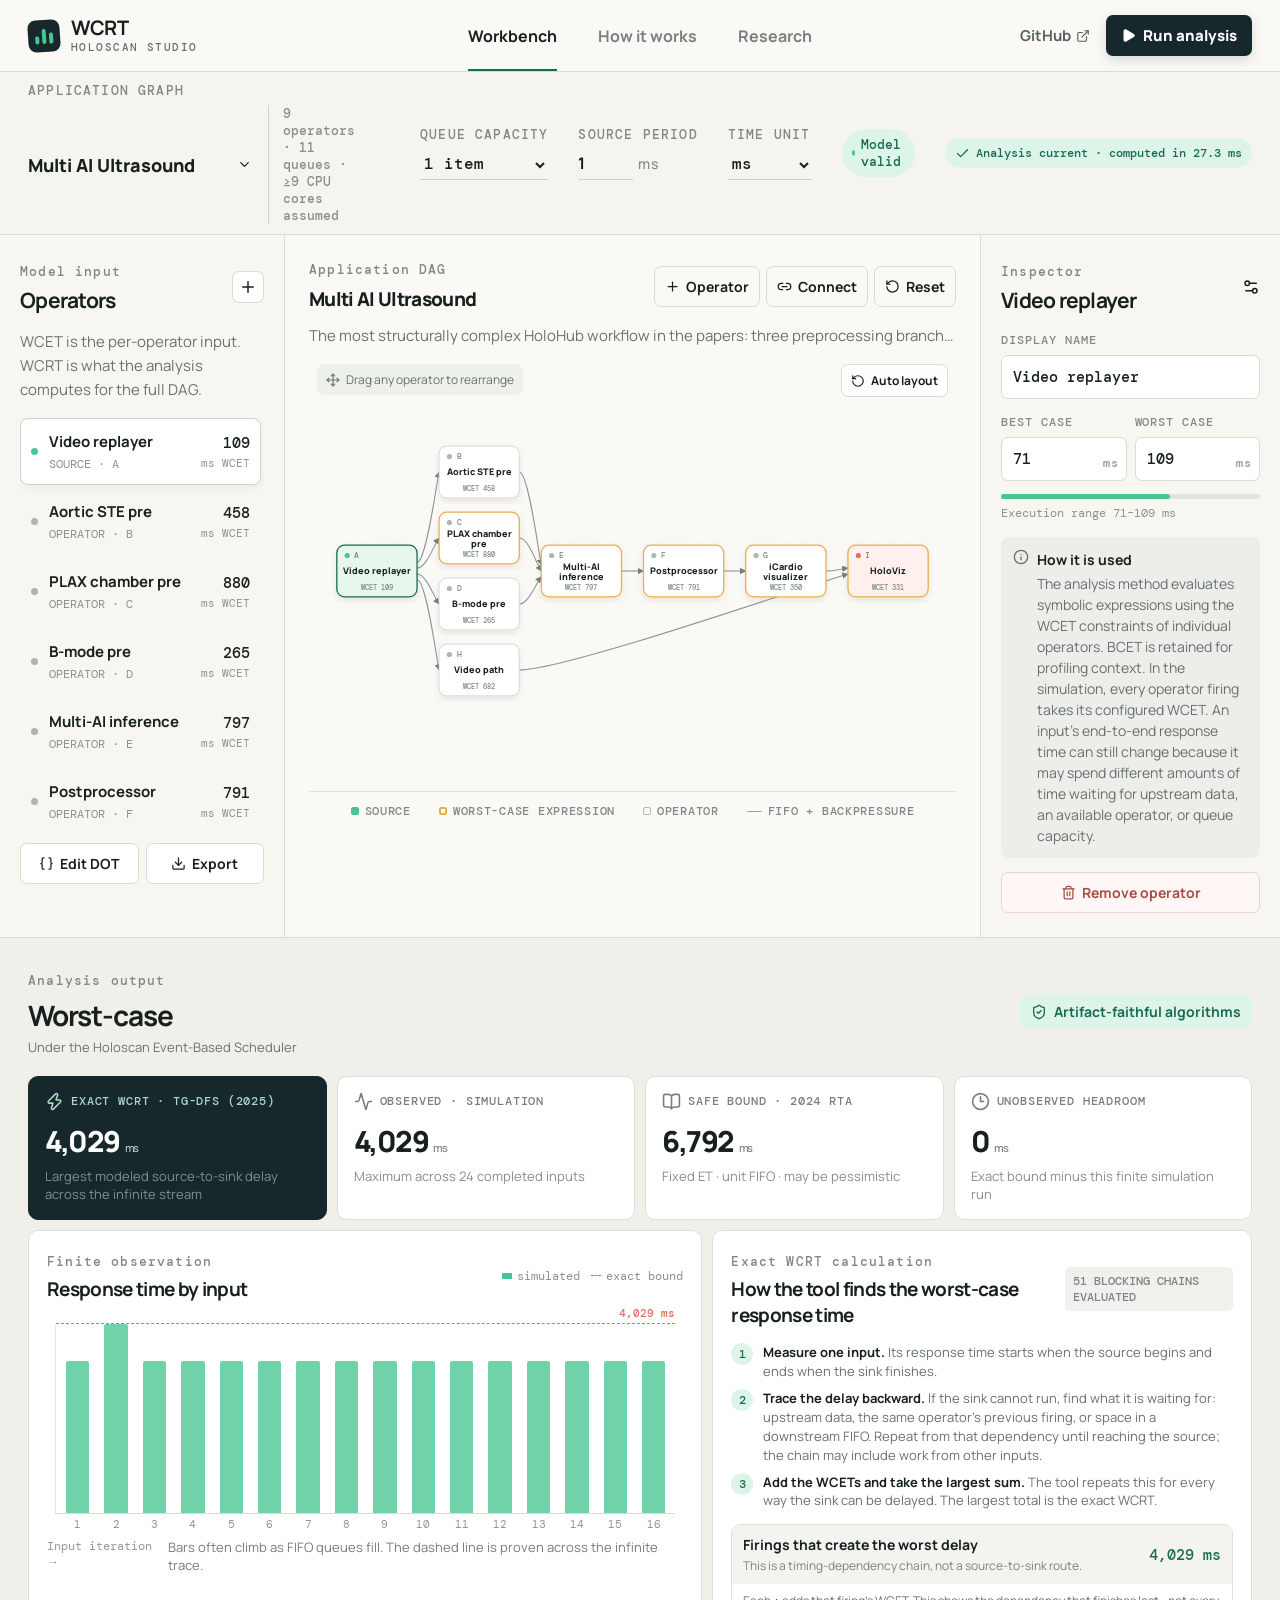
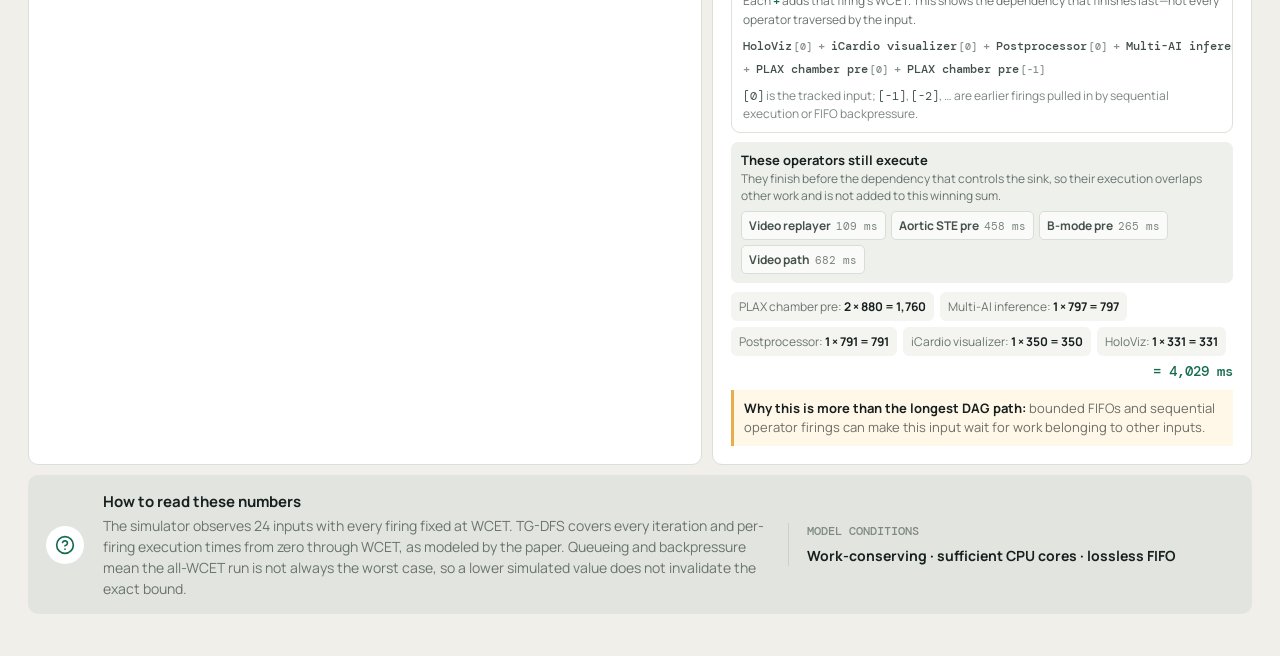
<file: index.html>
<!doctype html>
<html lang="en">
  <head>
    <meta charset="UTF-8" />
    <meta name="viewport" content="width=device-width, initial-scale=1.0" />
    <meta name="theme-color" content="#f3f2ed" />
    <link rel="icon" href="/favicon.svg" type="image/svg+xml" />
    <meta name="description" content="Interactive response-time analysis for NVIDIA Holoscan application graphs." />
    <title>Holoscan WCRT Studio</title>
    <script type="module" crossorigin src="/assets/index-xKp9xgNJ.js"></script>
    <link rel="stylesheet" crossorigin href="/assets/index-pRSes8Ed.css">
  </head>
  <body>
    <div id="root"></div>
  </body>
</html>
</file>
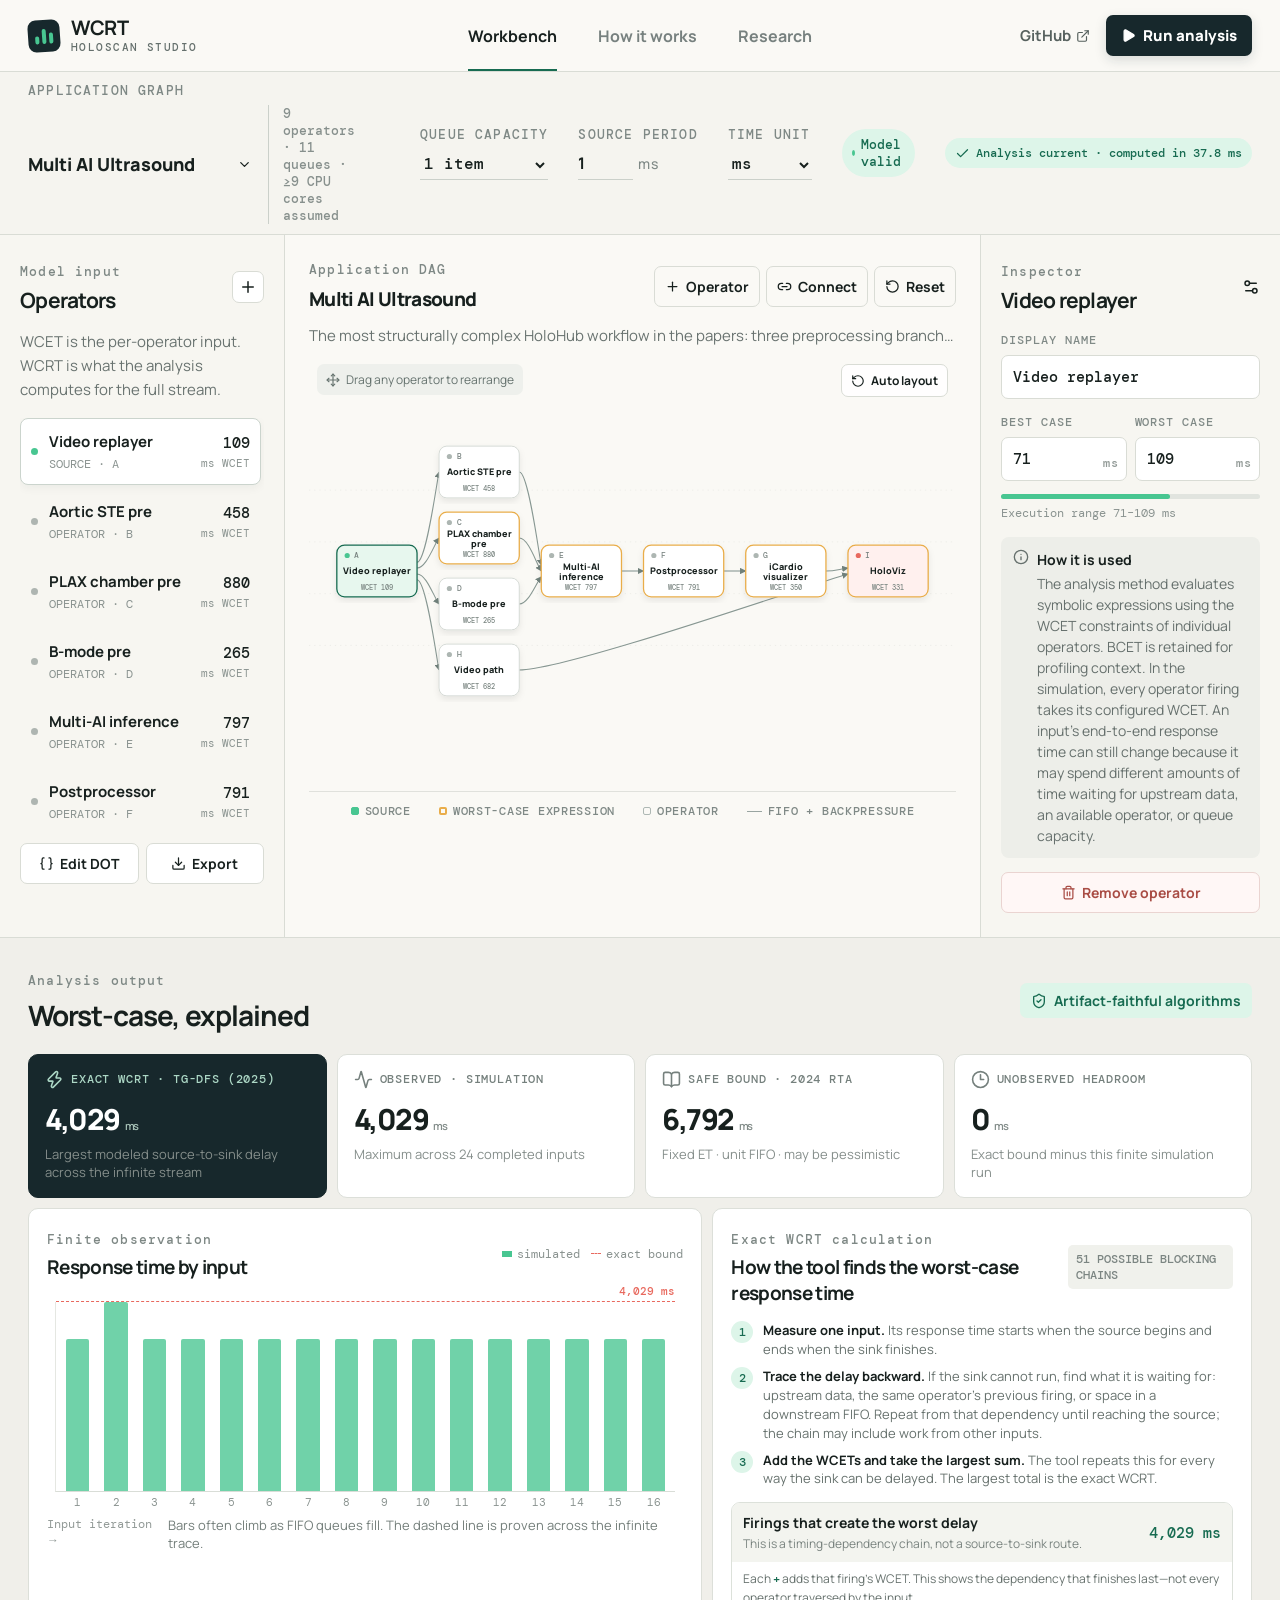
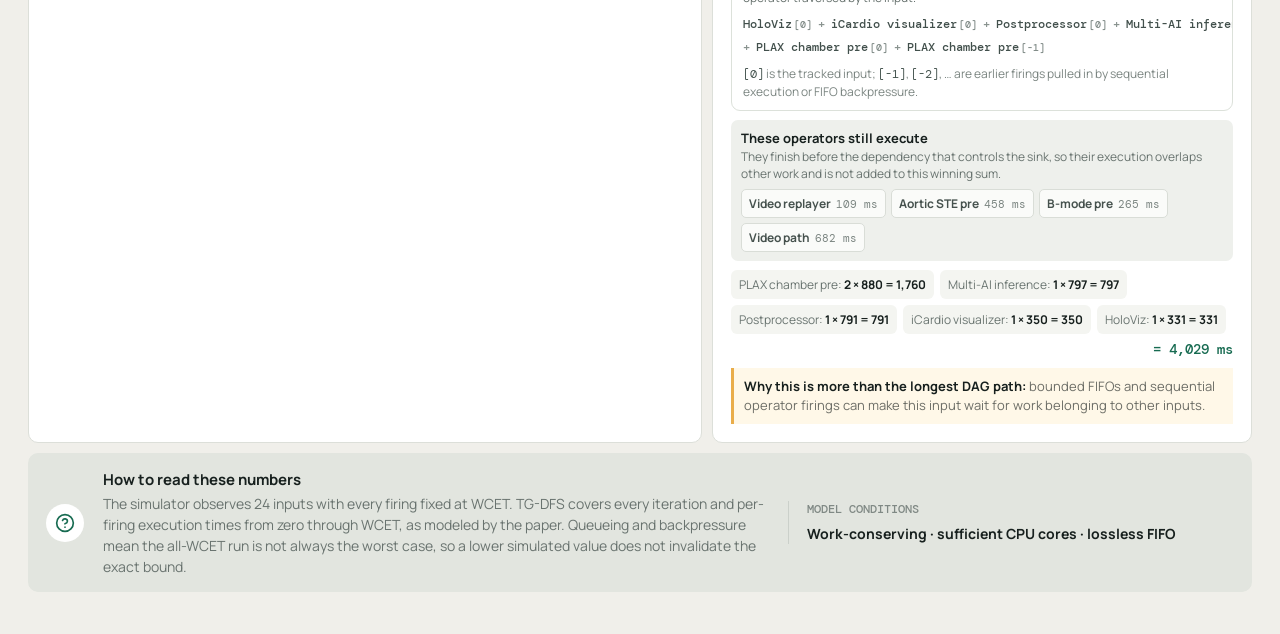
<file: holoscan-wcrt-studio/index.html>
<!doctype html>
<html lang="en">
  <head>
    <meta charset="UTF-8" />
    <meta name="viewport" content="width=device-width, initial-scale=1.0" />
    <meta name="theme-color" content="#f3f2ed" />
    <link rel="icon" href="/holoscan-wcrt-studio/favicon.svg" type="image/svg+xml" />
    <meta name="description" content="Interactive response-time analysis for NVIDIA Holoscan application graphs." />
    <title>Holoscan WCRT Studio</title>
    <script type="module" crossorigin src="/holoscan-wcrt-studio/assets/index-B_WIT1va.js"></script>
    <link rel="stylesheet" crossorigin href="/holoscan-wcrt-studio/assets/index-jRP86e7h.css">
  </head>
  <body>
    <div id="root"></div>
  </body>
</html>
</file>
<file: assets/index-pRSes8Ed.css>
@import "https://fonts.googleapis.com/css2?family=DM+Mono:wght@400;500&family=Manrope:wght@400;500;600;700;800&display=swap";:root{color:#17201e;font-synthesis:none;--ink:#17201e;--muted:#697370;--line:#d9dcd5;--paper:#faf9f5;--white:#fff;--green:#48c691;--green-dark:#176b51;--green-pale:#ddf5e9;--navy:#17282c;--blue:#437bff;--amber:#e9ad4a;--red:#e8695e;background:#f2f1ec;font-family:Manrope,system-ui,sans-serif}*{box-sizing:border-box}body{background:var(--paper);min-width:320px;min-height:100vh;margin:0}button,input,select,textarea{font:inherit}button,select{cursor:pointer}button{color:inherit}a{color:inherit;text-decoration:none}code{font-family:DM Mono,monospace}.app-shell{min-height:100vh}.topbar{border-bottom:1px solid var(--line);z-index:50;-webkit-backdrop-filter:blur(14px);backdrop-filter:blur(14px);background:#faf9f5f0;grid-template-columns:270px 1fr 270px;align-items:center;height:66px;padding:0 28px;display:grid;position:sticky;top:0}.logo-lockup{align-items:center;gap:11px;display:flex}.logo-lockup strong{letter-spacing:-.04em;font-size:17px;line-height:1;display:block}.logo-lockup small{letter-spacing:.13em;color:#65706d;margin-top:4px;font:500 8px/1 DM Mono;display:block}.logo-mark{background:var(--navy);border-radius:8px;justify-content:center;align-items:flex-end;gap:3px;width:32px;height:32px;padding-bottom:8px;display:flex;transform:rotate(-4deg)}.logo-mark span{background:var(--green);border-radius:2px;width:4px;display:block}.logo-mark span:first-child{height:8px}.logo-mark span:nth-child(2){height:15px}.logo-mark span:nth-child(3){height:11px}.main-nav{justify-content:center;gap:5px;height:100%;display:flex}.main-nav button{color:#77817f;background:0 0;border:0;padding:0 18px;font-size:13px;font-weight:700;position:relative}.main-nav button:after{content:"";background:var(--green-dark);height:2px;transition:transform .2s;position:absolute;bottom:0;left:18px;right:18px;transform:scaleX(0)}.main-nav button.active{color:var(--ink)}.main-nav button.active:after{transform:scaleX(1)}.top-actions{justify-self:end;align-items:center;gap:16px;display:flex}.text-link{color:#56615e;align-items:center;gap:5px;font-size:12px;font-weight:700;display:inline-flex}.run-button,.primary-button{background:var(--navy);color:#fff;border:0;border-radius:7px;align-items:center;gap:7px;padding:10px 15px;font-size:12px;font-weight:800;display:inline-flex;box-shadow:0 4px 12px #17282c26}.menu-button{background:0 0;border:0;display:none}.context-bar{border-bottom:1px solid var(--line);background:#f5f4ef;align-items:center;gap:30px;min-height:78px;padding:10px 28px;display:flex}.preset-control{grid-template-columns:auto auto;align-items:center;column-gap:14px;display:grid}.preset-control label,.compact-control,.eyebrow{color:#7e8885;letter-spacing:.12em;font:500 9px/1.2 DM Mono}.preset-control label{grid-column:1/3;margin-bottom:5px}.select-wrap{align-items:center;display:flex;position:relative}.select-wrap select{appearance:none;color:var(--ink);background:0 0;border:0;padding:3px 26px 3px 0;font-size:15px;font-weight:800}.select-wrap svg{pointer-events:none;position:absolute;right:2px}.graph-meta{color:#87908d;border-left:1px solid #cbd0ca;padding-left:14px;font:500 10px DM Mono}.context-spacer{flex:1}.compact-control{white-space:nowrap;flex-direction:column;gap:7px;display:flex}.compact-control select,.compact-control input{min-width:84px;color:var(--ink);background:0 0;border:0;border-bottom:1px solid #cbd0ca;outline:none;padding:1px 0 4px;font-size:12px;font-weight:700}.compact-control input{width:55px;min-width:0}.compact-control span{text-transform:lowercase;font-family:Manrope;font-size:11px}.model-status{border-radius:99px;align-items:center;gap:6px;padding:7px 10px;font:600 10px DM Mono;display:flex}.model-status span{border-radius:50%;width:6px;height:6px}.model-status.good{background:var(--green-pale);color:var(--green-dark)}.model-status.good span{background:var(--green)}.model-status.bad{color:#a8473f;background:#fee6e3}.model-status.bad span{background:var(--red)}.analysis-status{white-space:nowrap;color:#66716d;background:#eef0ec;border-radius:99px;align-items:center;gap:6px;padding:7px 10px;font:600 10px DM Mono;display:flex}.analysis-status.success{background:var(--green-pale);color:var(--green-dark)}.analysis-status.running{color:#345eac;background:#e6eefc}.analysis-status.dirty{color:#895a13;background:#fff0d6}.spin{animation:.85s linear infinite spin}@keyframes spin{to{transform:rotate(360deg)}}.validation-banner{color:#7c5216;background:#fff0de;border:1px solid #f1c77f;border-radius:9px;align-items:flex-start;gap:10px;margin:16px 28px 0;padding:12px 16px;font-size:12px;display:flex}.validation-banner strong,.validation-banner span{display:block}.validation-banner span{margin-top:2px}.analysis-progress,.stale-banner{border-radius:9px;align-items:flex-start;gap:10px;margin:16px 28px 0;padding:13px 16px;font-size:13px;display:flex;position:relative;overflow:hidden}.analysis-progress{color:#315893;background:#edf3ff;border:1px solid #b9cbed}.stale-banner{color:#7c5519;background:#fff3dc;border:1px solid #e9c57f}.analysis-progress strong,.analysis-progress span,.stale-banner strong,.stale-banner span{display:block}.analysis-progress span,.stale-banner span{color:inherit;opacity:.82;margin-top:3px}.analysis-progress i{background:linear-gradient(90deg, transparent 0%, var(--blue) 48%, transparent 100%);height:3px;animation:1.15s ease-in-out infinite progress-sweep;position:absolute;bottom:0;left:0;right:0}@keyframes progress-sweep{0%{transform:translate(-100%)}to{transform:translate(100%)}}.run-button.running{background:#4a5653}.workspace-grid{border-bottom:1px solid var(--line);grid-template-columns:248px minmax(520px,1fr) 250px;min-height:590px;display:grid}.left-panel,.right-panel{background:#f7f6f1;padding:22px 18px}.left-panel{border-right:1px solid var(--line)}.right-panel{border-left:1px solid var(--line)}.panel-heading,.canvas-toolbar,.section-title,.card-head,.modal-head{justify-content:space-between;align-items:center;gap:12px;display:flex}.panel-heading h2,.section-title h2,.canvas-toolbar h1,.card-head h3,.modal h2{letter-spacing:-.035em;margin:5px 0 0}.helper{color:var(--muted);margin:16px 0;font-size:11px;line-height:1.55}.graph-title-editor{flex:1;min-width:0;display:block}.graph-title-editor input{width:min(480px,100%);color:var(--ink);letter-spacing:-.035em;background:0 0;border:1px solid #0000;border-radius:6px;outline:none;margin:3px 0 0 -7px;padding:3px 6px;font-size:19px;font-weight:800;display:block}.graph-title-editor input:hover{border-color:var(--line);background:#ffffff73}.graph-title-editor input:focus{border-color:var(--green-dark);background:var(--white);box-shadow:0 0 0 3px #48c6911c}.icon-button{border:1px solid var(--line);background:var(--white);border-radius:7px;justify-content:center;align-items:center;width:32px;height:32px;display:inline-flex}.operator-list{flex-direction:column;gap:3px;max-height:410px;padding-right:3px;display:flex;overflow-y:auto}.operator-row{text-align:left;background:0 0;border:1px solid #0000;border-radius:8px;grid-template-columns:10px 1fr auto;align-items:center;gap:8px;width:100%;padding:10px 9px;display:grid}.operator-row:hover{background:#eeefe9}.operator-row.selected{background:var(--white);border-color:#cbd4cd;box-shadow:0 3px 10px #17201e0d}.role-dot{background:#aeb5b1;border-radius:50%;width:7px;height:7px}.role-dot.source{background:var(--green)}.role-dot.sink{background:var(--red)}.operator-copy strong,.operator-copy small,.wcet-value strong,.wcet-value small{display:block}.operator-copy strong{white-space:nowrap;text-overflow:ellipsis;max-width:112px;font-size:11px;font-weight:700;overflow:hidden}.operator-copy small{color:#8a9390;text-transform:uppercase;margin-top:3px;font:400 8px DM Mono}.wcet-value{text-align:right}.wcet-value strong{font:500 11px DM Mono}.wcet-value small{color:#8a9390;margin-top:3px;font:400 7px DM Mono}.left-actions{grid-template-columns:1fr 1fr;gap:7px;margin-top:15px;display:grid}.left-actions button,.tool-group button,.secondary-button{border:1px solid var(--line);background:var(--white);border-radius:7px;justify-content:center;align-items:center;gap:6px;padding:8px;font-size:10px;font-weight:700;display:inline-flex}.canvas-panel{background:var(--paper);min-width:0;padding:22px 24px 12px;overflow:hidden}.canvas-description{color:var(--muted);white-space:nowrap;text-overflow:ellipsis;max-width:690px;margin:8px 0 2px;font-size:11px;overflow:hidden}.tool-group{gap:6px;display:flex}.tool-group button{background:0 0}.tool-group button:hover,.tool-group button.active{background:var(--green-pale);color:var(--green-dark);border-color:#88bda6}.connect-hint{background:var(--green-pale);color:var(--green-dark);border-radius:7px;align-items:center;gap:7px;margin-top:10px;padding:8px 12px;font-size:10px;display:flex}.graph-canvas{width:100%;min-height:430px;margin-top:8px;position:relative}.graph-canvas>svg{width:100%;height:430px;overflow:visible}.grid-lines line{stroke:#e7e7e1;stroke-dasharray:2 6}.edges path{stroke:#9aa7a2;stroke-width:1.6px;fill:none}.edges marker path{fill:#8c9b96;stroke:none}.queue-pill rect{fill:#f1f2ee;stroke:#d4d9d3}.queue-pill text{fill:#77827e;text-anchor:middle;font:500 9px DM Mono}.node{cursor:grab;touch-action:none;outline:none}.node:active{cursor:grabbing}.node>rect{fill:var(--white);stroke:#cbd2cd;stroke-width:1.2px;transition:stroke .18s,fill .18s}.node:hover>rect{stroke:#86a89a}.node.selected>rect{stroke:var(--green-dark);stroke-width:2px}.node.critical>rect{stroke:var(--amber);stroke-width:2px}.node.selected.critical>rect{stroke:var(--green-dark)}.node.source>rect{fill:#e7f7ee}.node.sink>rect{fill:#fff0ee}.node circle{fill:#adb6b2}.node.source circle{fill:var(--green)}.node.sink circle{fill:var(--red)}.node-id{fill:#798481;font:500 9px DM Mono}.node-name{fill:var(--ink);font-size:11px;font-weight:800}.node-time{fill:#7b8682;font:500 8px DM Mono}.legend{color:#7f8986;text-transform:uppercase;letter-spacing:.06em;border-top:1px solid #e0e1dc;justify-content:center;align-items:center;gap:22px;padding-top:11px;font:500 8px DM Mono;display:flex}.legend span{align-items:center;gap:6px;display:flex}.legend-node{border:1px solid #aeb8b4;border-radius:2px;width:8px;height:8px}.legend-node.source{background:var(--green);border-color:var(--green)}.legend-node.critical{border:2px solid var(--amber)}.legend-line{background:#99a5a1;width:15px;height:1px}.inspector-form{margin-top:18px}.inspector-form>label,.field-row label{letter-spacing:.08em;color:#808a87;font:500 8px DM Mono;display:block;position:relative}.inspector-form input{border:1px solid var(--line);background:var(--white);width:100%;color:var(--ink);border-radius:7px;outline:none;margin-top:7px;padding:9px 10px;font-size:11px;font-weight:700}.inspector-form input:focus{border-color:var(--green-dark);box-shadow:0 0 0 3px #48c6911c}.field-row{grid-template-columns:1fr 1fr;gap:8px;margin-top:15px;display:grid}.field-row label span{color:#929a97;text-transform:none;position:absolute;bottom:10px;right:8px}.field-row input{padding-right:26px}.range-visual{background:#e1e4df;border-radius:9px;height:5px;margin-top:13px;position:relative}.range-visual div{background:var(--green);border-radius:9px;height:100%}.range-visual span{color:#8a9390;font:400 8px DM Mono;position:absolute;top:11px;left:0}.inspector-note{color:#66706d;background:#edeee9;border-radius:8px;align-items:flex-start;gap:8px;margin-top:38px;padding:12px;display:flex}.inspector-note svg{flex:none}.inspector-note p{margin:0;font-size:9px;line-height:1.5}.inspector-note strong{color:var(--ink);margin-bottom:3px;display:block}.danger-button{color:#a94d45;background:#fff7f6;border:1px solid #ead4d1;border-radius:7px;justify-content:center;align-items:center;gap:6px;width:100%;margin-top:14px;padding:8px;font-size:10px;font-weight:700;display:flex}.results-section{background:#f0efea;padding:30px 28px 42px}.section-context{color:var(--muted);margin:4px 0 0;font-size:11px}.research-badge{color:var(--green-dark);background:var(--green-pale);border-radius:7px;align-items:center;gap:7px;padding:8px 11px;font-size:10px;font-weight:700;display:flex}.metric-grid{grid-template-columns:repeat(4,1fr);gap:10px;margin-top:20px;display:grid}.metric-card{background:var(--white);border:1px solid #dcdfd9;border-radius:10px;min-width:0;padding:15px 16px}.metric-card.primary{background:var(--navy);color:#fff;border-color:var(--navy)}.metric-label{color:#75807d;letter-spacing:.07em;align-items:center;gap:7px;font:500 8px DM Mono;display:flex}.primary .metric-label{color:#acd7c5}.metric-value{letter-spacing:-.05em;white-space:nowrap;text-overflow:ellipsis;margin-top:10px;font-size:29px;font-weight:800;overflow:hidden}.metric-value small{color:#818b88;margin-left:5px;font-size:11px;font-weight:600}.primary .metric-value small{color:#a8c3b8}.metric-card p{color:#858e8b;white-space:nowrap;text-overflow:ellipsis;margin:6px 0 0;font-size:9px;overflow:hidden}.analysis-grid{grid-template-columns:1.25fr 1fr;gap:10px;min-width:0;margin-top:10px;display:grid}.analysis-card{background:var(--white);border:1px solid #dcdfd9;border-radius:10px;min-width:0;min-height:305px;padding:18px}.chart-key{color:#89928f;align-items:center;gap:5px;font:400 8px DM Mono;display:flex}.chart-key .observed,.chart-key .bound{background:var(--green);width:10px;height:6px;display:inline-block}.chart-key .bound{border-top:1px dashed var(--red);background:0 0;height:1px;margin-left:6px}.bar-chart{border-bottom:1px solid #d9ddd7;border-left:1px solid #e5e7e2;align-items:flex-end;gap:5px;height:190px;margin:22px 8px 0;padding:0 5px;display:flex;position:relative}.bar-column{flex:1;justify-content:center;align-items:flex-end;min-width:5px;height:100%;display:flex;position:relative}.bar-value{background:var(--green);opacity:.78;border-radius:2px 2px 0 0;width:70%;transition:height .35s}.bar-column span{color:#8b9491;font:400 7px DM Mono;position:absolute;bottom:-18px}.bound-line{border-top:1px dashed var(--red);z-index:2;position:absolute;left:0;right:0}.bound-line span{color:var(--red);background:var(--white);padding-left:5px;font:500 8px DM Mono;position:absolute;bottom:4px;right:0}.chart-footer{color:#929a97;justify-content:space-between;margin-top:24px;font:400 8px DM Mono;display:flex}.chart-footer p{color:#737e7a;margin:0;font-family:Manrope;font-size:9px}.candidate-index{color:#7b8582;background:#f0f1ec;border-radius:5px;padding:6px 8px;font:500 8px DM Mono}.formula{white-space:nowrap;text-overflow:ellipsis;background:#f5f5f1;border-radius:7px;margin:18px 0;padding:12px;font:500 10px DM Mono;overflow:hidden}.formula span{color:#586561}.formula strong{color:var(--green-dark)}.contributions{flex-direction:column;gap:10px;display:flex}.contribution{grid-template-columns:120px 1fr 55px;align-items:center;gap:9px;font-size:9px;display:grid}.contribution>span{white-space:nowrap;text-overflow:ellipsis;overflow:hidden}.contribution>div{background:#edf0eb;border-radius:5px;height:6px;overflow:hidden}.contribution i{background:var(--amber);border-radius:5px;height:100%;display:block}.contribution i.negative{background:var(--blue)}.contribution strong{text-align:right;font:500 9px DM Mono}.inline-warning{color:#945f16;gap:6px;margin-top:12px;font-size:9px;display:flex}.empty-state{color:#9aa29f;flex-direction:column;justify-content:center;align-items:center;height:260px;font-size:11px;display:flex}.wcrt-guide{gap:8px;margin-top:15px;display:grid}.wcrt-guide>div{grid-template-columns:24px 1fr;align-items:start;gap:8px;display:grid}.wcrt-guide>div>span{background:var(--green-pale);width:22px;height:22px;color:var(--green-dark);border-radius:50%;place-items:center;font:500 10px DM Mono;display:grid}.wcrt-guide p{color:#66716d;margin:0;font-size:10px;line-height:1.45}.wcrt-guide strong{color:var(--ink)}.winning-chain{border:1px solid #dce1da;border-radius:9px;margin-top:14px;overflow:hidden}.winning-chain-head{background:#f3f4ef;justify-content:space-between;align-items:center;gap:12px;padding:10px 11px;display:flex}.winning-chain-head div>strong,.winning-chain-head div>span{display:block}.winning-chain-head div>span{color:#79837f;margin-top:3px;font-size:9px}.winning-chain-head>b{white-space:nowrap;color:var(--green-dark);font:500 12px DM Mono}.chain-explanation,.iteration-key{color:#66716d;margin:0;padding:8px 11px 0;font-size:9px;line-height:1.45}.chain-explanation code{color:var(--green-dark);font-weight:700}.iteration-key{color:#7b8581;padding:0 11px 9px}.iteration-key code{color:#465550}.expression-lines{gap:7px;padding:10px 11px;display:grid;overflow-x:auto}.expression-line{align-items:center;gap:6px;min-width:max-content;display:flex}.expression-term{color:#42504c;align-items:baseline;gap:2px;font:500 9px DM Mono;display:inline-flex}.expression-term i{color:#89938f;margin-right:4px;font-style:normal}.expression-term small{color:#7f8a86}.expression-term.subtract,.expression-term.subtract i{color:#4774b5}.overlapped-operators{color:#68736f;background:#eef0ec;border-radius:7px;margin-top:9px;padding:9px 10px}.overlapped-operators>div strong,.overlapped-operators>div span{display:block}.overlapped-operators>div strong{color:var(--ink);font-size:10px}.overlapped-operators>div span{margin-top:2px;font-size:9px;line-height:1.4}.overlapped-operators ul{flex-wrap:wrap;gap:5px;margin:7px 0 0;padding:0;list-style:none;display:flex}.overlapped-operators li{color:#46524e;background:#ffffffb8;border:1px solid #d9ddd7;border-radius:5px;padding:5px 7px;font-size:9px;font-weight:700}.overlapped-operators li small{color:#7b8581;margin-left:3px;font:400 8px DM Mono}.wcet-arithmetic{flex-wrap:wrap;align-items:center;gap:6px;margin-top:9px;display:flex}.wcet-arithmetic>span{color:#697470;background:#f4f5f1;border-radius:6px;padding:6px 8px;font-size:9px}.wcet-arithmetic>span strong{color:var(--ink)}.wcet-arithmetic>span.subtract{color:#4774b5}.wcet-arithmetic>b{color:var(--green-dark);margin-left:auto;font:500 11px DM Mono}.not-path-note{border-left:3px solid var(--amber);color:#6c6d66;background:#fff8e8;margin:10px 0 0;padding:9px 10px;font-size:10px;line-height:1.45}.not-path-note strong{color:var(--ink)}.interpretation-strip{background:#e2e5df;border-radius:10px;grid-template-columns:42px 1.5fr 1fr;align-items:center;gap:15px;margin-top:10px;padding:15px 18px;display:grid}.strip-icon{background:var(--white);width:38px;height:38px;color:var(--green-dark);border-radius:50%;place-items:center;display:grid}.interpretation-strip p{color:#69736f;margin:3px 0 0;font-size:9px;line-height:1.5}.strip-fact{border-left:1px solid #cbd0ca;padding-left:18px}.strip-fact span{color:#808985;margin-bottom:5px;font:500 8px DM Mono;display:block}.modal-backdrop{z-index:100;-webkit-backdrop-filter:blur(3px);backdrop-filter:blur(3px);background:#111a188c;place-items:center;padding:20px;display:grid;position:fixed;inset:0}.modal{background:var(--paper);border-radius:14px;width:min(720px,100%);padding:24px;box-shadow:0 24px 80px #00000040}.modal h2{font-size:21px}.modal>p{color:var(--muted);font-size:11px}.modal textarea{resize:vertical;border:1px solid var(--line);color:#d9eee5;background:#182220;border-radius:9px;outline:none;width:100%;height:340px;padding:14px;font:400 11px/1.6 DM Mono}.modal-actions{justify-content:flex-end;gap:8px;margin-top:14px;display:flex}.secondary-button,.primary-button{padding:9px 13px}.inline-error{color:#9d423b;background:#fee9e6;border-radius:6px;align-items:center;gap:6px;margin-top:8px;padding:8px 10px;font-size:10px;display:flex}.content-page{background:var(--paper);min-height:calc(100vh - 66px)}.page-hero{border-bottom:1px solid var(--line);max-width:1120px;margin:0 auto;padding:78px 28px 60px}.page-hero h1{letter-spacing:-.065em;max-width:980px;margin:18px 0 22px;font-size:clamp(42px,5vw,70px);line-height:1.03}.page-hero h1 em{color:var(--green-dark);font-style:normal}.page-hero p{max-width:720px;color:var(--muted);font-size:14px;line-height:1.8}.method-demo{grid-template-columns:.8fr 1.4fr;gap:60px;max-width:1120px;margin:0 auto;padding:50px 28px;display:grid}.step-list{flex-direction:column;display:flex}.step-list button{text-align:left;opacity:.48;background:0 0;border:0;border-left:2px solid #dfe2dc;grid-template-columns:30px 1fr;gap:6px;padding:13px 0 13px 18px;display:grid}.step-list button.active{border-color:var(--green-dark);opacity:1}.step-list button>span{color:var(--green-dark);padding-top:3px;font:500 9px DM Mono}.step-list p{color:var(--muted);margin:5px 0 0;font-size:10px;line-height:1.6}.trace-visual{border:1px solid var(--line);background:#f4f4ef;border-radius:12px;padding:16px}.trace-head{color:#8a9390;justify-content:space-between;font:500 8px DM Mono;display:flex}.trace-visual svg{width:100%}.trace-visual rect{fill:#fff;stroke:#cdd4ce;opacity:.15;transition:opacity .4s}.trace-visual rect.revealed{opacity:1}.trace-visual text{fill:#53615d;opacity:.8;font:600 9px Manrope}.trace-visual text.weight{fill:#8b9591;font:400 7px DM Mono}.trace-visual path{fill:none;stroke-width:1.5px;opacity:.08;transition:opacity .4s}.trace-visual path.revealed{opacity:1}.data-edge{stroke:var(--green-dark)}.sequence-edge{stroke:var(--red)}.back-edge{stroke:var(--blue);stroke-dasharray:4 3}.trace-visual marker path{fill:#73817c;stroke:none;opacity:1}.trace-legend{color:#79837f;justify-content:center;align-items:center;gap:8px;font:400 7px DM Mono;display:flex}.trace-legend span{width:12px;height:2px;margin-left:8px}.trace-legend .green{background:var(--green-dark)}.trace-legend .red{background:var(--red)}.trace-legend .blue{background:var(--blue)}.method-visual-stack{min-width:0}.dag-visual{border:1px solid var(--line);background:#f4f4ef;border-radius:12px;padding:16px}.dag-svg{width:100%;display:block}.dag-svg rect{fill:#fff;stroke:#bfc9c2;stroke-width:1.5px}.dag-svg text{fill:#45534f;font:600 14px Manrope}.dag-svg text.weight{fill:#7c8985;font:400 11px DM Mono}.dag-svg .dag-edge{fill:none;stroke:var(--green-dark);stroke-width:1.8px}.dag-svg marker path{fill:var(--green-dark)}.dag-visual>p{text-align:center;color:var(--muted);margin:-4px 0 2px;font-size:12px}.unfold-note{min-height:44px;color:var(--green-dark);letter-spacing:.03em;justify-content:center;align-items:center;gap:7px;font:500 11px DM Mono;display:flex}.conditions-section,.compare-section,.evidence-section,.scope-section{border-top:1px solid var(--line);max-width:1120px;margin:0 auto;padding:58px 28px}.conditions-section h2,.compare-section h2,.evidence-section h2,.scope-section h2{letter-spacing:-.045em;margin:9px 0 0;font-size:28px}.condition-grid{grid-template-columns:repeat(3,1fr);gap:12px;margin-top:28px;display:grid}.condition-grid article{background:#f2f2ed;border-radius:9px;padding:20px}.condition-grid article>span{color:var(--green-dark);font:500 9px DM Mono}.condition-grid h3{margin:10px 0 4px;font-size:15px}.condition-grid p{color:var(--muted);min-height:35px;font-size:10px;line-height:1.6}.condition-grid code{color:var(--green-dark);font-size:11px}.compare-table{border-top:1px solid var(--ink);margin-top:28px}.table-row{border-bottom:1px solid var(--line);grid-template-columns:1fr 1fr 1fr;padding:13px 10px;font-size:11px;display:grid}.table-row.header{color:#89928f;letter-spacing:.08em;font:500 8px DM Mono}.new-value{color:var(--green-dark);align-items:center;gap:6px;font-weight:700;display:flex}.paper-grid{grid-template-columns:1fr 1fr;gap:14px;max-width:1120px;margin:0 auto;padding:50px 28px 60px;display:grid}.paper-card{border-radius:12px;flex-direction:column;min-height:420px;padding:32px;display:flex;position:relative;overflow:hidden}.paper-card:after{content:"";opacity:.12;border:1px solid;border-radius:50%;width:210px;height:210px;position:absolute;top:-85px;right:-90px;box-shadow:0 0 0 28px #0000,0 0 0 29px}.paper-2024{color:var(--ink);background:#e9ebe5}.paper-2025{background:var(--navy);color:#fff}.paper-year{letter-spacing:-.07em;font-size:58px;font-weight:800;line-height:1}.paper-tag{opacity:.7;border:1px solid;border-radius:4px;align-self:flex-start;margin-top:12px;padding:5px 7px;font:500 8px DM Mono}.paper-card h2{letter-spacing:-.035em;max-width:450px;font-size:20px;line-height:1.35}.paper-card p{opacity:.67;font-size:11px;line-height:1.65}.paper-card ul{flex-direction:column;gap:8px;margin:12px 0 20px;padding:0;font-size:10px;list-style:none;display:flex}.paper-card li{align-items:center;gap:7px;display:flex}.paper-card li svg{color:var(--green)}.paper-links{gap:18px;margin-top:auto;display:flex}.paper-links a{align-items:center;gap:6px;font-size:10px;font-weight:800;display:flex}.caption{color:#848e8a;font:400 8px DM Mono}.benchmark-grid{grid-template-columns:repeat(4,1fr);gap:10px;margin-top:25px;display:grid}.benchmark-grid article{background:#f0f1eb;border-radius:9px;padding:20px}.benchmark-grid span{color:#808a86;font:500 8px DM Mono}.benchmark-grid strong{letter-spacing:-.05em;margin:9px 0 5px;font-size:31px;display:block}.benchmark-grid strong small{font-size:11px}.benchmark-grid p{color:var(--muted);margin:0;font-size:9px;line-height:1.5}.scope-section{grid-template-columns:1fr 1fr;gap:80px;display:grid}.scope-section>div>p{color:var(--muted);font-size:11px;line-height:1.7}.scope-list{flex-direction:column;gap:15px;display:flex}.scope-list>div{color:var(--muted);grid-template-columns:24px 1fr;gap:9px;font-size:10px;line-height:1.55;display:grid}.scope-list svg{color:var(--green-dark)}.scope-list strong{color:var(--ink);margin-bottom:2px;display:block}.sources-strip{border:1px solid var(--line);border-radius:8px;align-items:center;gap:26px;max-width:1064px;margin:0 auto 50px;padding:16px 18px;font-size:9px;display:flex}.sources-strip a{color:var(--green-dark);align-items:center;gap:4px;font-weight:700;display:flex}@media (width<=1100px){.topbar{grid-template-columns:220px 1fr 220px}.workspace-grid{grid-template-columns:220px minmax(500px,1fr)}.right-panel{display:none}.metric-grid{grid-template-columns:repeat(2,1fr)}.context-bar{gap:16px}.graph-meta{display:none}}@media (width<=780px){.topbar{grid-template-columns:1fr auto;padding:0 16px}.main-nav{background:var(--paper);border-bottom:1px solid var(--line);flex-direction:column;height:auto;padding:8px;display:none;position:absolute;top:66px;left:0;right:0}.main-nav.open{display:flex}.main-nav button{padding:12px}.main-nav button:after{display:none}.top-actions{grid-column:2}.menu-button{display:block}.hide-small{display:none}.run-button{padding:9px}.context-bar{padding:10px 16px;overflow-x:auto}.context-spacer{min-width:10px}.model-status{display:none}.workspace-grid{display:block}.left-panel{border-right:0;border-bottom:1px solid var(--line)}.operator-list{grid-template-columns:repeat(2,1fr);max-height:210px;display:grid}.canvas-panel{padding:20px 12px}.canvas-toolbar{align-items:flex-start}.tool-group{flex-wrap:wrap;justify-content:flex-end}.canvas-description{white-space:normal}.graph-canvas{max-width:100%;overflow-x:auto}.graph-canvas>svg{width:760px;max-width:none}.legend{flex-wrap:wrap;justify-content:flex-start;min-width:0}.results-section{padding:28px 14px}.analysis-grid{grid-template-columns:minmax(0,1fr)}.interpretation-strip{grid-template-columns:40px 1fr}.strip-fact{border-left:0;grid-column:2;padding-left:0}.page-hero{padding:55px 20px 40px}.method-demo,.paper-grid,.scope-section{grid-template-columns:1fr;gap:30px;padding-left:20px;padding-right:20px}.condition-grid,.benchmark-grid{grid-template-columns:1fr 1fr}.conditions-section,.compare-section,.evidence-section,.scope-section{padding-left:20px;padding-right:20px}.sources-strip{flex-wrap:wrap;margin:0 20px 30px}.paper-card{min-height:390px}}@media (width<=480px){.run-button{font-size:0}.run-button svg{margin:0}.preset-control{min-width:180px}.operator-list,.metric-grid,.condition-grid,.benchmark-grid{grid-template-columns:1fr}.metric-card p{white-space:normal}.analysis-card{padding:13px}.contribution{grid-template-columns:90px 1fr 45px}.page-hero h1{font-size:40px}.table-row{grid-template-columns:.8fr 1fr 1fr;padding:11px 3px;font-size:9px}.paper-card{padding:23px}.paper-year{font-size:48px}}.preset-control label,.compact-control,.eyebrow{font-size:11px;line-height:1.35}.helper,.canvas-description,.operator-copy strong{font-size:13px}.operator-copy small{font-size:10px}.left-actions button,.tool-group button,.secondary-button,.danger-button{font-size:12px}.queue-pill text,.node-id{font-size:11px}.node-time,.legend,.inspector-form>label,.field-row label{font-size:10px}.inspector-form input{font-size:13px}.metric-card p{font-size:11px;line-height:1.45}.formula{font-size:12px;line-height:1.55}.contribution,.contribution strong,.inline-warning{font-size:11px}.modal>p,.modal textarea{font-size:13px}.page-hero p{font-size:16px}.trace-visual text.weight,.trace-legend{font-size:9px}.condition-grid article>span{font-size:11px}.condition-grid code,.table-row{font-size:13px}.table-row.header,.paper-tag{font-size:10px}.caption,.benchmark-grid span{font-size:10px}@media (width<=480px){.run-button{font-size:0}.table-row{font-size:11px}}body{font-size:16px}.topbar{height:72px}.logo-lockup strong{font-size:20px}.logo-lockup small{font-size:11px}.main-nav button{font-size:16px}.text-link,.run-button{font-size:15px}.context-bar{min-height:88px}.preset-control label,.compact-control,.eyebrow{letter-spacing:.09em;font-size:13px;line-height:1.4}.select-wrap select{font-size:18px}.graph-meta{font-size:13px}.compact-control select,.compact-control input{font-size:16px}.compact-control span{font-size:14px}.model-status{font-size:13px}.analysis-status{font-size:12px}.workspace-grid{grid-template-columns:285px minmax(560px,1fr) 300px}.left-panel,.right-panel{padding:24px 20px}.panel-heading h2{font-size:21px}.canvas-toolbar h1{font-size:23px}.helper,.canvas-description{font-size:15px;line-height:1.6}.operator-row{padding:12px 10px}.operator-copy strong{max-width:150px;font-size:15px}.operator-copy small{margin-top:4px;font-size:12px}.wcet-value strong{font-size:15px}.wcet-value small{font-size:11px}.left-actions button,.tool-group button,.secondary-button,.danger-button{padding:10px;font-size:14px}.connect-hint{font-size:14px}.edges path{stroke:#879792;stroke-width:1.65px}.queue-pill{display:none}.layout-reset,.drag-hint{z-index:4;border-radius:7px;align-items:center;gap:6px;font-size:12px;display:inline-flex;position:absolute;top:8px}.layout-reset{border:1px solid var(--line);background:#ffffffeb;padding:7px 9px;font-weight:700;right:8px}.drag-hint{color:#66736f;pointer-events:none;background:#eef0ebe6;padding:7px 9px;left:8px}.layout-reset svg,.drag-hint svg{flex:none;width:14px;height:14px}.node-id{font-size:12px}.node-name{font-size:14px}.node-time{font-size:11px}.legend{gap:28px;font-size:12px}.inspector-form>label,.field-row label{font-size:12px}.inspector-form input{padding:11px;font-size:15px}.range-visual span{font-size:12px}.inspector-note p{font-size:14px}.section-title h2{font-size:28px}.section-context{font-size:13px}.research-badge{font-size:14px}.metric-label{font-size:12px}.metric-card p{white-space:normal;font-size:13px}.card-head h3{font-size:19px}.chart-key{font-size:12px}.bar-column span,.bound-line span{font-size:11px}.chart-footer{font-size:12px}.chart-footer p{font-size:13px}.candidate-index{font-size:12px}.formula{font-size:14px}.wcrt-guide>div>span{font-size:12px}.wcrt-guide p{font-size:13px}.winning-chain-head div>strong{font-size:14px}.winning-chain-head div>span{font-size:12px}.winning-chain-head>b{font-size:15px}.chain-explanation,.iteration-key,.expression-term{font-size:12px}.overlapped-operators>div strong{font-size:13px}.overlapped-operators>div span,.overlapped-operators li{font-size:12px}.overlapped-operators li small{font-size:11px}.wcet-arithmetic>span{font-size:12px}.wcet-arithmetic>b{font-size:14px}.not-path-note{font-size:13px}.contribution{grid-template-columns:150px 1fr 65px;font-size:13px}.contribution strong,.inline-warning{font-size:13px}.interpretation-strip strong{font-size:15px}.interpretation-strip p{font-size:14px}.strip-fact span{font-size:12px}.strip-fact strong{font-size:14px}.modal>p,.modal textarea{font-size:15px}.inline-error{font-size:14px}.page-hero p{max-width:800px;font-size:18px}.step-list button>span{font-size:13px}.step-list strong{font-size:18px}.step-list p{font-size:15px}.trace-head{font-size:14px}.trace-visual text{font-size:15px}.trace-visual text.weight{font-size:12px}.trace-legend,.condition-grid article>span{font-size:13px}.condition-grid h3{font-size:20px}.condition-grid p,.condition-grid code{font-size:15px}.table-row{padding-top:16px;padding-bottom:16px;font-size:15px}.table-row.header,.paper-tag{font-size:12px}.paper-card h2{font-size:25px}.paper-card p{font-size:16px}.paper-card ul,.paper-links a{font-size:15px}.caption,.benchmark-grid span{font-size:12px}.benchmark-grid p{font-size:14px}.scope-section>div>p{font-size:16px}.scope-list>div{font-size:15px}.sources-strip{font-size:14px}@media (width<=1100px){.workspace-grid{grid-template-columns:270px minmax(500px,1fr)}}@media (width<=780px){.topbar{height:68px}.main-nav{top:68px}.workspace-grid{display:block}.operator-copy strong{max-width:none}}@media (width<=480px){.run-button{font-size:0}.table-row{font-size:13px}}
</file>
<file: holoscan-wcrt-studio/assets/index-jRP86e7h.css>
@import "https://fonts.googleapis.com/css2?family=DM+Mono:wght@400;500&family=Manrope:wght@400;500;600;700;800&display=swap";:root{color:#17201e;font-synthesis:none;--ink:#17201e;--muted:#697370;--line:#d9dcd5;--paper:#faf9f5;--white:#fff;--green:#48c691;--green-dark:#176b51;--green-pale:#ddf5e9;--navy:#17282c;--blue:#437bff;--amber:#e9ad4a;--red:#e8695e;background:#f2f1ec;font-family:Manrope,system-ui,sans-serif}*{box-sizing:border-box}body{background:var(--paper);min-width:320px;min-height:100vh;margin:0}button,input,select,textarea{font:inherit}button,select{cursor:pointer}button{color:inherit}a{color:inherit;text-decoration:none}code{font-family:DM Mono,monospace}.app-shell{min-height:100vh}.topbar{border-bottom:1px solid var(--line);z-index:50;-webkit-backdrop-filter:blur(14px);backdrop-filter:blur(14px);background:#faf9f5f0;grid-template-columns:270px 1fr 270px;align-items:center;height:66px;padding:0 28px;display:grid;position:sticky;top:0}.logo-lockup{align-items:center;gap:11px;display:flex}.logo-lockup strong{letter-spacing:-.04em;font-size:17px;line-height:1;display:block}.logo-lockup small{letter-spacing:.13em;color:#65706d;margin-top:4px;font:500 8px/1 DM Mono;display:block}.logo-mark{background:var(--navy);border-radius:8px;justify-content:center;align-items:flex-end;gap:3px;width:32px;height:32px;padding-bottom:8px;display:flex;transform:rotate(-4deg)}.logo-mark span{background:var(--green);border-radius:2px;width:4px;display:block}.logo-mark span:first-child{height:8px}.logo-mark span:nth-child(2){height:15px}.logo-mark span:nth-child(3){height:11px}.main-nav{justify-content:center;gap:5px;height:100%;display:flex}.main-nav button{color:#77817f;background:0 0;border:0;padding:0 18px;font-size:13px;font-weight:700;position:relative}.main-nav button:after{content:"";background:var(--green-dark);height:2px;transition:transform .2s;position:absolute;bottom:0;left:18px;right:18px;transform:scaleX(0)}.main-nav button.active{color:var(--ink)}.main-nav button.active:after{transform:scaleX(1)}.top-actions{justify-self:end;align-items:center;gap:16px;display:flex}.text-link{color:#56615e;align-items:center;gap:5px;font-size:12px;font-weight:700;display:inline-flex}.run-button,.primary-button{background:var(--navy);color:#fff;border:0;border-radius:7px;align-items:center;gap:7px;padding:10px 15px;font-size:12px;font-weight:800;display:inline-flex;box-shadow:0 4px 12px #17282c26}.menu-button{background:0 0;border:0;display:none}.context-bar{border-bottom:1px solid var(--line);background:#f5f4ef;align-items:center;gap:30px;min-height:78px;padding:10px 28px;display:flex}.preset-control{grid-template-columns:auto auto;align-items:center;column-gap:14px;display:grid}.preset-control label,.compact-control,.eyebrow{color:#7e8885;letter-spacing:.12em;font:500 9px/1.2 DM Mono}.preset-control label{grid-column:1/3;margin-bottom:5px}.select-wrap{align-items:center;display:flex;position:relative}.select-wrap select{appearance:none;color:var(--ink);background:0 0;border:0;padding:3px 26px 3px 0;font-size:15px;font-weight:800}.select-wrap svg{pointer-events:none;position:absolute;right:2px}.graph-meta{color:#87908d;border-left:1px solid #cbd0ca;padding-left:14px;font:500 10px DM Mono}.context-spacer{flex:1}.compact-control{white-space:nowrap;flex-direction:column;gap:7px;display:flex}.compact-control select,.compact-control input{min-width:84px;color:var(--ink);background:0 0;border:0;border-bottom:1px solid #cbd0ca;outline:none;padding:1px 0 4px;font-size:12px;font-weight:700}.compact-control input{width:55px;min-width:0}.compact-control span{text-transform:lowercase;font-family:Manrope;font-size:11px}.model-status{border-radius:99px;align-items:center;gap:6px;padding:7px 10px;font:600 10px DM Mono;display:flex}.model-status span{border-radius:50%;width:6px;height:6px}.model-status.good{background:var(--green-pale);color:var(--green-dark)}.model-status.good span{background:var(--green)}.model-status.bad{color:#a8473f;background:#fee6e3}.model-status.bad span{background:var(--red)}.analysis-status{white-space:nowrap;color:#66716d;background:#eef0ec;border-radius:99px;align-items:center;gap:6px;padding:7px 10px;font:600 10px DM Mono;display:flex}.analysis-status.success{background:var(--green-pale);color:var(--green-dark)}.analysis-status.running{color:#345eac;background:#e6eefc}.analysis-status.dirty{color:#895a13;background:#fff0d6}.spin{animation:.85s linear infinite spin}@keyframes spin{to{transform:rotate(360deg)}}.validation-banner{color:#7c5216;background:#fff0de;border:1px solid #f1c77f;border-radius:9px;align-items:flex-start;gap:10px;margin:16px 28px 0;padding:12px 16px;font-size:12px;display:flex}.validation-banner strong,.validation-banner span{display:block}.validation-banner span{margin-top:2px}.analysis-progress,.stale-banner{border-radius:9px;align-items:flex-start;gap:10px;margin:16px 28px 0;padding:13px 16px;font-size:13px;display:flex;position:relative;overflow:hidden}.analysis-progress{color:#315893;background:#edf3ff;border:1px solid #b9cbed}.stale-banner{color:#7c5519;background:#fff3dc;border:1px solid #e9c57f}.analysis-progress strong,.analysis-progress span,.stale-banner strong,.stale-banner span{display:block}.analysis-progress span,.stale-banner span{color:inherit;opacity:.82;margin-top:3px}.analysis-progress i{background:linear-gradient(90deg, transparent 0%, var(--blue) 48%, transparent 100%);height:3px;animation:1.15s ease-in-out infinite progress-sweep;position:absolute;bottom:0;left:0;right:0}@keyframes progress-sweep{0%{transform:translate(-100%)}to{transform:translate(100%)}}.run-button.running{background:#4a5653}.workspace-grid{border-bottom:1px solid var(--line);grid-template-columns:248px minmax(520px,1fr) 250px;min-height:590px;display:grid}.left-panel,.right-panel{background:#f7f6f1;padding:22px 18px}.left-panel{border-right:1px solid var(--line)}.right-panel{border-left:1px solid var(--line)}.panel-heading,.canvas-toolbar,.section-title,.card-head,.modal-head{justify-content:space-between;align-items:center;gap:12px;display:flex}.panel-heading h2,.section-title h2,.canvas-toolbar h1,.card-head h3,.modal h2{letter-spacing:-.035em;margin:5px 0 0}.helper{color:var(--muted);margin:16px 0;font-size:11px;line-height:1.55}.graph-title-editor{flex:1;min-width:0;display:block}.graph-title-editor input{width:min(480px,100%);color:var(--ink);letter-spacing:-.035em;background:0 0;border:1px solid #0000;border-radius:6px;outline:none;margin:3px 0 0 -7px;padding:3px 6px;font-size:19px;font-weight:800;display:block}.graph-title-editor input:hover{border-color:var(--line);background:#ffffff73}.graph-title-editor input:focus{border-color:var(--green-dark);background:var(--white);box-shadow:0 0 0 3px #48c6911c}.icon-button{border:1px solid var(--line);background:var(--white);border-radius:7px;justify-content:center;align-items:center;width:32px;height:32px;display:inline-flex}.operator-list{flex-direction:column;gap:3px;max-height:410px;padding-right:3px;display:flex;overflow-y:auto}.operator-row{text-align:left;background:0 0;border:1px solid #0000;border-radius:8px;grid-template-columns:10px 1fr auto;align-items:center;gap:8px;width:100%;padding:10px 9px;display:grid}.operator-row:hover{background:#eeefe9}.operator-row.selected{background:var(--white);border-color:#cbd4cd;box-shadow:0 3px 10px #17201e0d}.role-dot{background:#aeb5b1;border-radius:50%;width:7px;height:7px}.role-dot.source{background:var(--green)}.role-dot.sink{background:var(--red)}.operator-copy strong,.operator-copy small,.wcet-value strong,.wcet-value small{display:block}.operator-copy strong{white-space:nowrap;text-overflow:ellipsis;max-width:112px;font-size:11px;font-weight:700;overflow:hidden}.operator-copy small{color:#8a9390;text-transform:uppercase;margin-top:3px;font:400 8px DM Mono}.wcet-value{text-align:right}.wcet-value strong{font:500 11px DM Mono}.wcet-value small{color:#8a9390;margin-top:3px;font:400 7px DM Mono}.left-actions{grid-template-columns:1fr 1fr;gap:7px;margin-top:15px;display:grid}.left-actions button,.tool-group button,.secondary-button{border:1px solid var(--line);background:var(--white);border-radius:7px;justify-content:center;align-items:center;gap:6px;padding:8px;font-size:10px;font-weight:700;display:inline-flex}.canvas-panel{background:var(--paper);min-width:0;padding:22px 24px 12px;overflow:hidden}.canvas-description{color:var(--muted);white-space:nowrap;text-overflow:ellipsis;max-width:690px;margin:8px 0 2px;font-size:11px;overflow:hidden}.tool-group{gap:6px;display:flex}.tool-group button{background:0 0}.tool-group button:hover,.tool-group button.active{background:var(--green-pale);color:var(--green-dark);border-color:#88bda6}.connect-hint{background:var(--green-pale);color:var(--green-dark);border-radius:7px;align-items:center;gap:7px;margin-top:10px;padding:8px 12px;font-size:10px;display:flex}.graph-canvas{width:100%;min-height:430px;margin-top:8px;position:relative}.graph-canvas>svg{width:100%;height:430px;overflow:visible}.grid-lines line{stroke:#e7e7e1;stroke-dasharray:2 6}.edges path{stroke:#9aa7a2;stroke-width:1.6px;fill:none}.edges marker path{fill:#8c9b96;stroke:none}.queue-pill rect{fill:#f1f2ee;stroke:#d4d9d3}.queue-pill text{fill:#77827e;text-anchor:middle;font:500 9px DM Mono}.node{cursor:grab;touch-action:none;outline:none}.node:active{cursor:grabbing}.node>rect{fill:var(--white);stroke:#cbd2cd;stroke-width:1.2px;transition:stroke .18s,fill .18s}.node:hover>rect{stroke:#86a89a}.node.selected>rect{stroke:var(--green-dark);stroke-width:2px}.node.critical>rect{stroke:var(--amber);stroke-width:2px}.node.selected.critical>rect{stroke:var(--green-dark)}.node.source>rect{fill:#e7f7ee}.node.sink>rect{fill:#fff0ee}.node circle{fill:#adb6b2}.node.source circle{fill:var(--green)}.node.sink circle{fill:var(--red)}.node-id{fill:#798481;font:500 9px DM Mono}.node-name{fill:var(--ink);font-size:11px;font-weight:800}.node-time{fill:#7b8682;font:500 8px DM Mono}.legend{color:#7f8986;text-transform:uppercase;letter-spacing:.06em;border-top:1px solid #e0e1dc;justify-content:center;align-items:center;gap:22px;padding-top:11px;font:500 8px DM Mono;display:flex}.legend span{align-items:center;gap:6px;display:flex}.legend-node{border:1px solid #aeb8b4;border-radius:2px;width:8px;height:8px}.legend-node.source{background:var(--green);border-color:var(--green)}.legend-node.critical{border:2px solid var(--amber)}.legend-line{background:#99a5a1;width:15px;height:1px}.inspector-form{margin-top:18px}.inspector-form>label,.field-row label{letter-spacing:.08em;color:#808a87;font:500 8px DM Mono;display:block;position:relative}.inspector-form input{border:1px solid var(--line);background:var(--white);width:100%;color:var(--ink);border-radius:7px;outline:none;margin-top:7px;padding:9px 10px;font-size:11px;font-weight:700}.inspector-form input:focus{border-color:var(--green-dark);box-shadow:0 0 0 3px #48c6911c}.field-row{grid-template-columns:1fr 1fr;gap:8px;margin-top:15px;display:grid}.field-row label span{color:#929a97;text-transform:none;position:absolute;bottom:10px;right:8px}.field-row input{padding-right:26px}.range-visual{background:#e1e4df;border-radius:9px;height:5px;margin-top:13px;position:relative}.range-visual div{background:var(--green);border-radius:9px;height:100%}.range-visual span{color:#8a9390;font:400 8px DM Mono;position:absolute;top:11px;left:0}.inspector-note{color:#66706d;background:#edeee9;border-radius:8px;align-items:flex-start;gap:8px;margin-top:38px;padding:12px;display:flex}.inspector-note svg{flex:none}.inspector-note p{margin:0;font-size:9px;line-height:1.5}.inspector-note strong{color:var(--ink);margin-bottom:3px;display:block}.danger-button{color:#a94d45;background:#fff7f6;border:1px solid #ead4d1;border-radius:7px;justify-content:center;align-items:center;gap:6px;width:100%;margin-top:14px;padding:8px;font-size:10px;font-weight:700;display:flex}.results-section{background:#f0efea;padding:30px 28px 42px}.research-badge{color:var(--green-dark);background:var(--green-pale);border-radius:7px;align-items:center;gap:7px;padding:8px 11px;font-size:10px;font-weight:700;display:flex}.metric-grid{grid-template-columns:repeat(4,1fr);gap:10px;margin-top:20px;display:grid}.metric-card{background:var(--white);border:1px solid #dcdfd9;border-radius:10px;min-width:0;padding:15px 16px}.metric-card.primary{background:var(--navy);color:#fff;border-color:var(--navy)}.metric-label{color:#75807d;letter-spacing:.07em;align-items:center;gap:7px;font:500 8px DM Mono;display:flex}.primary .metric-label{color:#acd7c5}.metric-value{letter-spacing:-.05em;white-space:nowrap;text-overflow:ellipsis;margin-top:10px;font-size:29px;font-weight:800;overflow:hidden}.metric-value small{color:#818b88;margin-left:5px;font-size:11px;font-weight:600}.primary .metric-value small{color:#a8c3b8}.metric-card p{color:#858e8b;white-space:nowrap;text-overflow:ellipsis;margin:6px 0 0;font-size:9px;overflow:hidden}.analysis-grid{grid-template-columns:1.25fr 1fr;gap:10px;min-width:0;margin-top:10px;display:grid}.analysis-card{background:var(--white);border:1px solid #dcdfd9;border-radius:10px;min-width:0;min-height:305px;padding:18px}.chart-key{color:#89928f;align-items:center;gap:5px;font:400 8px DM Mono;display:flex}.chart-key .observed,.chart-key .bound{background:var(--green);width:10px;height:6px;display:inline-block}.chart-key .bound{border-top:1px dashed var(--red);background:0 0;height:1px;margin-left:6px}.bar-chart{border-bottom:1px solid #d9ddd7;border-left:1px solid #e5e7e2;align-items:flex-end;gap:5px;height:190px;margin:22px 8px 0;padding:0 5px;display:flex;position:relative}.bar-column{flex:1;justify-content:center;align-items:flex-end;min-width:5px;height:100%;display:flex;position:relative}.bar-value{background:var(--green);opacity:.78;border-radius:2px 2px 0 0;width:70%;transition:height .35s}.bar-column span{color:#8b9491;font:400 7px DM Mono;position:absolute;bottom:-18px}.bound-line{border-top:1px dashed var(--red);z-index:2;position:absolute;left:0;right:0}.bound-line span{color:var(--red);background:var(--white);padding-left:5px;font:500 8px DM Mono;position:absolute;bottom:4px;right:0}.chart-footer{color:#929a97;justify-content:space-between;margin-top:24px;font:400 8px DM Mono;display:flex}.chart-footer p{color:#737e7a;margin:0;font-family:Manrope;font-size:9px}.candidate-index{color:#7b8582;background:#f0f1ec;border-radius:5px;padding:6px 8px;font:500 8px DM Mono}.formula{white-space:nowrap;text-overflow:ellipsis;background:#f5f5f1;border-radius:7px;margin:18px 0;padding:12px;font:500 10px DM Mono;overflow:hidden}.formula span{color:#586561}.formula strong{color:var(--green-dark)}.contributions{flex-direction:column;gap:10px;display:flex}.contribution{grid-template-columns:120px 1fr 55px;align-items:center;gap:9px;font-size:9px;display:grid}.contribution>span{white-space:nowrap;text-overflow:ellipsis;overflow:hidden}.contribution>div{background:#edf0eb;border-radius:5px;height:6px;overflow:hidden}.contribution i{background:var(--amber);border-radius:5px;height:100%;display:block}.contribution i.negative{background:var(--blue)}.contribution strong{text-align:right;font:500 9px DM Mono}.inline-warning{color:#945f16;gap:6px;margin-top:12px;font-size:9px;display:flex}.empty-state{color:#9aa29f;flex-direction:column;justify-content:center;align-items:center;height:260px;font-size:11px;display:flex}.wcrt-guide{gap:8px;margin-top:15px;display:grid}.wcrt-guide>div{grid-template-columns:24px 1fr;align-items:start;gap:8px;display:grid}.wcrt-guide>div>span{background:var(--green-pale);width:22px;height:22px;color:var(--green-dark);border-radius:50%;place-items:center;font:500 10px DM Mono;display:grid}.wcrt-guide p{color:#66716d;margin:0;font-size:10px;line-height:1.45}.wcrt-guide strong{color:var(--ink)}.winning-chain{border:1px solid #dce1da;border-radius:9px;margin-top:14px;overflow:hidden}.winning-chain-head{background:#f3f4ef;justify-content:space-between;align-items:center;gap:12px;padding:10px 11px;display:flex}.winning-chain-head div>strong,.winning-chain-head div>span{display:block}.winning-chain-head div>span{color:#79837f;margin-top:3px;font-size:9px}.winning-chain-head>b{white-space:nowrap;color:var(--green-dark);font:500 12px DM Mono}.chain-explanation,.iteration-key{color:#66716d;margin:0;padding:8px 11px 0;font-size:9px;line-height:1.45}.chain-explanation code{color:var(--green-dark);font-weight:700}.iteration-key{color:#7b8581;padding:0 11px 9px}.iteration-key code{color:#465550}.expression-lines{gap:7px;padding:10px 11px;display:grid;overflow-x:auto}.expression-line{align-items:center;gap:6px;min-width:max-content;display:flex}.expression-term{color:#42504c;align-items:baseline;gap:2px;font:500 9px DM Mono;display:inline-flex}.expression-term i{color:#89938f;margin-right:4px;font-style:normal}.expression-term small{color:#7f8a86}.expression-term.subtract,.expression-term.subtract i{color:#4774b5}.overlapped-operators{color:#68736f;background:#eef0ec;border-radius:7px;margin-top:9px;padding:9px 10px}.overlapped-operators>div strong,.overlapped-operators>div span{display:block}.overlapped-operators>div strong{color:var(--ink);font-size:10px}.overlapped-operators>div span{margin-top:2px;font-size:9px;line-height:1.4}.overlapped-operators ul{flex-wrap:wrap;gap:5px;margin:7px 0 0;padding:0;list-style:none;display:flex}.overlapped-operators li{color:#46524e;background:#ffffffb8;border:1px solid #d9ddd7;border-radius:5px;padding:5px 7px;font-size:9px;font-weight:700}.overlapped-operators li small{color:#7b8581;margin-left:3px;font:400 8px DM Mono}.wcet-arithmetic{flex-wrap:wrap;align-items:center;gap:6px;margin-top:9px;display:flex}.wcet-arithmetic>span{color:#697470;background:#f4f5f1;border-radius:6px;padding:6px 8px;font-size:9px}.wcet-arithmetic>span strong{color:var(--ink)}.wcet-arithmetic>span.subtract{color:#4774b5}.wcet-arithmetic>b{color:var(--green-dark);margin-left:auto;font:500 11px DM Mono}.not-path-note{border-left:3px solid var(--amber);color:#6c6d66;background:#fff8e8;margin:10px 0 0;padding:9px 10px;font-size:10px;line-height:1.45}.not-path-note strong{color:var(--ink)}.interpretation-strip{background:#e2e5df;border-radius:10px;grid-template-columns:42px 1.5fr 1fr;align-items:center;gap:15px;margin-top:10px;padding:15px 18px;display:grid}.strip-icon{background:var(--white);width:38px;height:38px;color:var(--green-dark);border-radius:50%;place-items:center;display:grid}.interpretation-strip p{color:#69736f;margin:3px 0 0;font-size:9px;line-height:1.5}.strip-fact{border-left:1px solid #cbd0ca;padding-left:18px}.strip-fact span{color:#808985;margin-bottom:5px;font:500 8px DM Mono;display:block}.modal-backdrop{z-index:100;-webkit-backdrop-filter:blur(3px);backdrop-filter:blur(3px);background:#111a188c;place-items:center;padding:20px;display:grid;position:fixed;inset:0}.modal{background:var(--paper);border-radius:14px;width:min(720px,100%);padding:24px;box-shadow:0 24px 80px #00000040}.modal h2{font-size:21px}.modal>p{color:var(--muted);font-size:11px}.modal textarea{resize:vertical;border:1px solid var(--line);color:#d9eee5;background:#182220;border-radius:9px;outline:none;width:100%;height:340px;padding:14px;font:400 11px/1.6 DM Mono}.modal-actions{justify-content:flex-end;gap:8px;margin-top:14px;display:flex}.secondary-button,.primary-button{padding:9px 13px}.inline-error{color:#9d423b;background:#fee9e6;border-radius:6px;align-items:center;gap:6px;margin-top:8px;padding:8px 10px;font-size:10px;display:flex}.content-page{background:var(--paper);min-height:calc(100vh - 66px)}.page-hero{border-bottom:1px solid var(--line);max-width:1120px;margin:0 auto;padding:78px 28px 60px}.page-hero h1{letter-spacing:-.065em;max-width:980px;margin:18px 0 22px;font-size:clamp(42px,5vw,70px);line-height:1.03}.page-hero h1 em{color:var(--green-dark);font-style:normal}.page-hero p{max-width:720px;color:var(--muted);font-size:14px;line-height:1.8}.method-demo{grid-template-columns:.8fr 1.4fr;gap:60px;max-width:1120px;margin:0 auto;padding:50px 28px;display:grid}.step-list{flex-direction:column;display:flex}.step-list button{text-align:left;opacity:.48;background:0 0;border:0;border-left:2px solid #dfe2dc;grid-template-columns:30px 1fr;gap:6px;padding:13px 0 13px 18px;display:grid}.step-list button.active{border-color:var(--green-dark);opacity:1}.step-list button>span{color:var(--green-dark);padding-top:3px;font:500 9px DM Mono}.step-list p{color:var(--muted);margin:5px 0 0;font-size:10px;line-height:1.6}.trace-visual{border:1px solid var(--line);background:#f4f4ef;border-radius:12px;padding:16px}.trace-head{color:#8a9390;justify-content:space-between;font:500 8px DM Mono;display:flex}.trace-visual svg{width:100%}.trace-visual rect{fill:#fff;stroke:#cdd4ce;opacity:.15;transition:opacity .4s}.trace-visual rect.revealed{opacity:1}.trace-visual text{fill:#53615d;opacity:.8;font:600 9px Manrope}.trace-visual text.weight{fill:#8b9591;font:400 7px DM Mono}.trace-visual path{fill:none;stroke-width:1.5px;opacity:.08;transition:opacity .4s}.trace-visual path.revealed{opacity:1}.data-edge{stroke:var(--green-dark)}.sequence-edge{stroke:var(--red)}.back-edge{stroke:var(--blue);stroke-dasharray:4 3}.trace-visual marker path{fill:#73817c;stroke:none;opacity:1}.trace-legend{color:#79837f;justify-content:center;align-items:center;gap:8px;font:400 7px DM Mono;display:flex}.trace-legend span{width:12px;height:2px;margin-left:8px}.trace-legend .green{background:var(--green-dark)}.trace-legend .red{background:var(--red)}.trace-legend .blue{background:var(--blue)}.conditions-section,.compare-section,.evidence-section,.scope-section{border-top:1px solid var(--line);max-width:1120px;margin:0 auto;padding:58px 28px}.conditions-section h2,.compare-section h2,.evidence-section h2,.scope-section h2{letter-spacing:-.045em;margin:9px 0 0;font-size:28px}.condition-grid{grid-template-columns:repeat(3,1fr);gap:12px;margin-top:28px;display:grid}.condition-grid article{background:#f2f2ed;border-radius:9px;padding:20px}.condition-grid article>span{color:var(--green-dark);font:500 9px DM Mono}.condition-grid h3{margin:10px 0 4px;font-size:15px}.condition-grid p{color:var(--muted);min-height:35px;font-size:10px;line-height:1.6}.condition-grid code{color:var(--green-dark);font-size:11px}.compare-table{border-top:1px solid var(--ink);margin-top:28px}.table-row{border-bottom:1px solid var(--line);grid-template-columns:1fr 1fr 1fr;padding:13px 10px;font-size:11px;display:grid}.table-row.header{color:#89928f;letter-spacing:.08em;font:500 8px DM Mono}.new-value{color:var(--green-dark);align-items:center;gap:6px;font-weight:700;display:flex}.paper-grid{grid-template-columns:1fr 1fr;gap:14px;max-width:1120px;margin:0 auto;padding:50px 28px 60px;display:grid}.paper-card{border-radius:12px;flex-direction:column;min-height:420px;padding:32px;display:flex;position:relative;overflow:hidden}.paper-card:after{content:"";opacity:.12;border:1px solid;border-radius:50%;width:210px;height:210px;position:absolute;top:-85px;right:-90px;box-shadow:0 0 0 28px #0000,0 0 0 29px}.paper-2024{color:var(--ink);background:#e9ebe5}.paper-2025{background:var(--navy);color:#fff}.paper-year{letter-spacing:-.07em;font-size:58px;font-weight:800;line-height:1}.paper-tag{opacity:.7;border:1px solid;border-radius:4px;align-self:flex-start;margin-top:12px;padding:5px 7px;font:500 8px DM Mono}.paper-card h2{letter-spacing:-.035em;max-width:450px;font-size:20px;line-height:1.35}.paper-card p{opacity:.67;font-size:11px;line-height:1.65}.paper-card ul{flex-direction:column;gap:8px;margin:12px 0 20px;padding:0;font-size:10px;list-style:none;display:flex}.paper-card li{align-items:center;gap:7px;display:flex}.paper-card li svg{color:var(--green)}.paper-links{gap:18px;margin-top:auto;display:flex}.paper-links a{align-items:center;gap:6px;font-size:10px;font-weight:800;display:flex}.caption{color:#848e8a;font:400 8px DM Mono}.benchmark-grid{grid-template-columns:repeat(4,1fr);gap:10px;margin-top:25px;display:grid}.benchmark-grid article{background:#f0f1eb;border-radius:9px;padding:20px}.benchmark-grid span{color:#808a86;font:500 8px DM Mono}.benchmark-grid strong{letter-spacing:-.05em;margin:9px 0 5px;font-size:31px;display:block}.benchmark-grid strong small{font-size:11px}.benchmark-grid p{color:var(--muted);margin:0;font-size:9px;line-height:1.5}.scope-section{grid-template-columns:1fr 1fr;gap:80px;display:grid}.scope-section>div>p{color:var(--muted);font-size:11px;line-height:1.7}.scope-list{flex-direction:column;gap:15px;display:flex}.scope-list>div{color:var(--muted);grid-template-columns:24px 1fr;gap:9px;font-size:10px;line-height:1.55;display:grid}.scope-list svg{color:var(--green-dark)}.scope-list strong{color:var(--ink);margin-bottom:2px;display:block}.sources-strip{border:1px solid var(--line);border-radius:8px;align-items:center;gap:26px;max-width:1064px;margin:0 auto 50px;padding:16px 18px;font-size:9px;display:flex}.sources-strip a{color:var(--green-dark);align-items:center;gap:4px;font-weight:700;display:flex}@media (width<=1100px){.topbar{grid-template-columns:220px 1fr 220px}.workspace-grid{grid-template-columns:220px minmax(500px,1fr)}.right-panel{display:none}.metric-grid{grid-template-columns:repeat(2,1fr)}.context-bar{gap:16px}.graph-meta{display:none}}@media (width<=780px){.topbar{grid-template-columns:1fr auto;padding:0 16px}.main-nav{background:var(--paper);border-bottom:1px solid var(--line);flex-direction:column;height:auto;padding:8px;display:none;position:absolute;top:66px;left:0;right:0}.main-nav.open{display:flex}.main-nav button{padding:12px}.main-nav button:after{display:none}.top-actions{grid-column:2}.menu-button{display:block}.hide-small{display:none}.run-button{padding:9px}.context-bar{padding:10px 16px;overflow-x:auto}.context-spacer{min-width:10px}.model-status{display:none}.workspace-grid{display:block}.left-panel{border-right:0;border-bottom:1px solid var(--line)}.operator-list{grid-template-columns:repeat(2,1fr);max-height:210px;display:grid}.canvas-panel{padding:20px 12px}.canvas-toolbar{align-items:flex-start}.tool-group{flex-wrap:wrap;justify-content:flex-end}.canvas-description{white-space:normal}.graph-canvas{max-width:100%;overflow-x:auto}.graph-canvas>svg{width:760px;max-width:none}.legend{flex-wrap:wrap;justify-content:flex-start;min-width:0}.results-section{padding:28px 14px}.analysis-grid{grid-template-columns:minmax(0,1fr)}.interpretation-strip{grid-template-columns:40px 1fr}.strip-fact{border-left:0;grid-column:2;padding-left:0}.page-hero{padding:55px 20px 40px}.method-demo,.paper-grid,.scope-section{grid-template-columns:1fr;gap:30px;padding-left:20px;padding-right:20px}.condition-grid,.benchmark-grid{grid-template-columns:1fr 1fr}.conditions-section,.compare-section,.evidence-section,.scope-section{padding-left:20px;padding-right:20px}.sources-strip{flex-wrap:wrap;margin:0 20px 30px}.paper-card{min-height:390px}}@media (width<=480px){.run-button{font-size:0}.run-button svg{margin:0}.preset-control{min-width:180px}.operator-list,.metric-grid,.condition-grid,.benchmark-grid{grid-template-columns:1fr}.metric-card p{white-space:normal}.analysis-card{padding:13px}.contribution{grid-template-columns:90px 1fr 45px}.page-hero h1{font-size:40px}.table-row{grid-template-columns:.8fr 1fr 1fr;padding:11px 3px;font-size:9px}.paper-card{padding:23px}.paper-year{font-size:48px}}.preset-control label,.compact-control,.eyebrow{font-size:11px;line-height:1.35}.helper,.canvas-description,.operator-copy strong{font-size:13px}.operator-copy small{font-size:10px}.left-actions button,.tool-group button,.secondary-button,.danger-button{font-size:12px}.queue-pill text,.node-id{font-size:11px}.node-time,.legend,.inspector-form>label,.field-row label{font-size:10px}.inspector-form input{font-size:13px}.metric-card p{font-size:11px;line-height:1.45}.formula{font-size:12px;line-height:1.55}.contribution,.contribution strong,.inline-warning{font-size:11px}.modal>p,.modal textarea{font-size:13px}.page-hero p{font-size:16px}.trace-visual text.weight,.trace-legend{font-size:9px}.condition-grid article>span{font-size:11px}.condition-grid code,.table-row{font-size:13px}.table-row.header,.paper-tag{font-size:10px}.caption,.benchmark-grid span{font-size:10px}@media (width<=480px){.run-button{font-size:0}.table-row{font-size:11px}}body{font-size:16px}.topbar{height:72px}.logo-lockup strong{font-size:20px}.logo-lockup small{font-size:11px}.main-nav button{font-size:16px}.text-link,.run-button{font-size:15px}.context-bar{min-height:88px}.preset-control label,.compact-control,.eyebrow{letter-spacing:.09em;font-size:13px;line-height:1.4}.select-wrap select{font-size:18px}.graph-meta{font-size:13px}.compact-control select,.compact-control input{font-size:16px}.compact-control span{font-size:14px}.model-status{font-size:13px}.analysis-status{font-size:12px}.workspace-grid{grid-template-columns:285px minmax(560px,1fr) 300px}.left-panel,.right-panel{padding:24px 20px}.panel-heading h2{font-size:21px}.canvas-toolbar h1{font-size:23px}.helper,.canvas-description{font-size:15px;line-height:1.6}.operator-row{padding:12px 10px}.operator-copy strong{max-width:150px;font-size:15px}.operator-copy small{margin-top:4px;font-size:12px}.wcet-value strong{font-size:15px}.wcet-value small{font-size:11px}.left-actions button,.tool-group button,.secondary-button,.danger-button{padding:10px;font-size:14px}.connect-hint{font-size:14px}.edges path{stroke:#879792;stroke-width:1.65px}.queue-pill{display:none}.layout-reset,.drag-hint{z-index:4;border-radius:7px;align-items:center;gap:6px;font-size:12px;display:inline-flex;position:absolute;top:8px}.layout-reset{border:1px solid var(--line);background:#ffffffeb;padding:7px 9px;font-weight:700;right:8px}.drag-hint{color:#66736f;pointer-events:none;background:#eef0ebe6;padding:7px 9px;left:8px}.layout-reset svg,.drag-hint svg{flex:none;width:14px;height:14px}.node-id{font-size:12px}.node-name{font-size:14px}.node-time{font-size:11px}.legend{gap:28px;font-size:12px}.inspector-form>label,.field-row label{font-size:12px}.inspector-form input{padding:11px;font-size:15px}.range-visual span{font-size:12px}.inspector-note p{font-size:14px}.section-title h2{font-size:28px}.research-badge{font-size:14px}.metric-label{font-size:12px}.metric-card p{white-space:normal;font-size:13px}.card-head h3{font-size:19px}.chart-key{font-size:12px}.bar-column span,.bound-line span{font-size:11px}.chart-footer{font-size:12px}.chart-footer p{font-size:13px}.candidate-index{font-size:12px}.formula{font-size:14px}.wcrt-guide>div>span{font-size:12px}.wcrt-guide p{font-size:13px}.winning-chain-head div>strong{font-size:14px}.winning-chain-head div>span{font-size:12px}.winning-chain-head>b{font-size:15px}.chain-explanation,.iteration-key,.expression-term{font-size:12px}.overlapped-operators>div strong{font-size:13px}.overlapped-operators>div span,.overlapped-operators li{font-size:12px}.overlapped-operators li small{font-size:11px}.wcet-arithmetic>span{font-size:12px}.wcet-arithmetic>b{font-size:14px}.not-path-note{font-size:13px}.contribution{grid-template-columns:150px 1fr 65px;font-size:13px}.contribution strong,.inline-warning{font-size:13px}.interpretation-strip strong{font-size:15px}.interpretation-strip p{font-size:14px}.strip-fact span{font-size:12px}.strip-fact strong{font-size:14px}.modal>p,.modal textarea{font-size:15px}.inline-error{font-size:14px}.page-hero p{max-width:800px;font-size:18px}.step-list button>span{font-size:13px}.step-list strong{font-size:18px}.step-list p{font-size:15px}.trace-head{font-size:14px}.trace-visual text{font-size:15px}.trace-visual text.weight{font-size:12px}.trace-legend,.condition-grid article>span{font-size:13px}.condition-grid h3{font-size:20px}.condition-grid p,.condition-grid code{font-size:15px}.table-row{padding-top:16px;padding-bottom:16px;font-size:15px}.table-row.header,.paper-tag{font-size:12px}.paper-card h2{font-size:25px}.paper-card p{font-size:16px}.paper-card ul,.paper-links a{font-size:15px}.caption,.benchmark-grid span{font-size:12px}.benchmark-grid p{font-size:14px}.scope-section>div>p{font-size:16px}.scope-list>div{font-size:15px}.sources-strip{font-size:14px}@media (width<=1100px){.workspace-grid{grid-template-columns:270px minmax(500px,1fr)}}@media (width<=780px){.topbar{height:68px}.main-nav{top:68px}.workspace-grid{display:block}.operator-copy strong{max-width:none}}@media (width<=480px){.run-button{font-size:0}.table-row{font-size:13px}}
</file>
